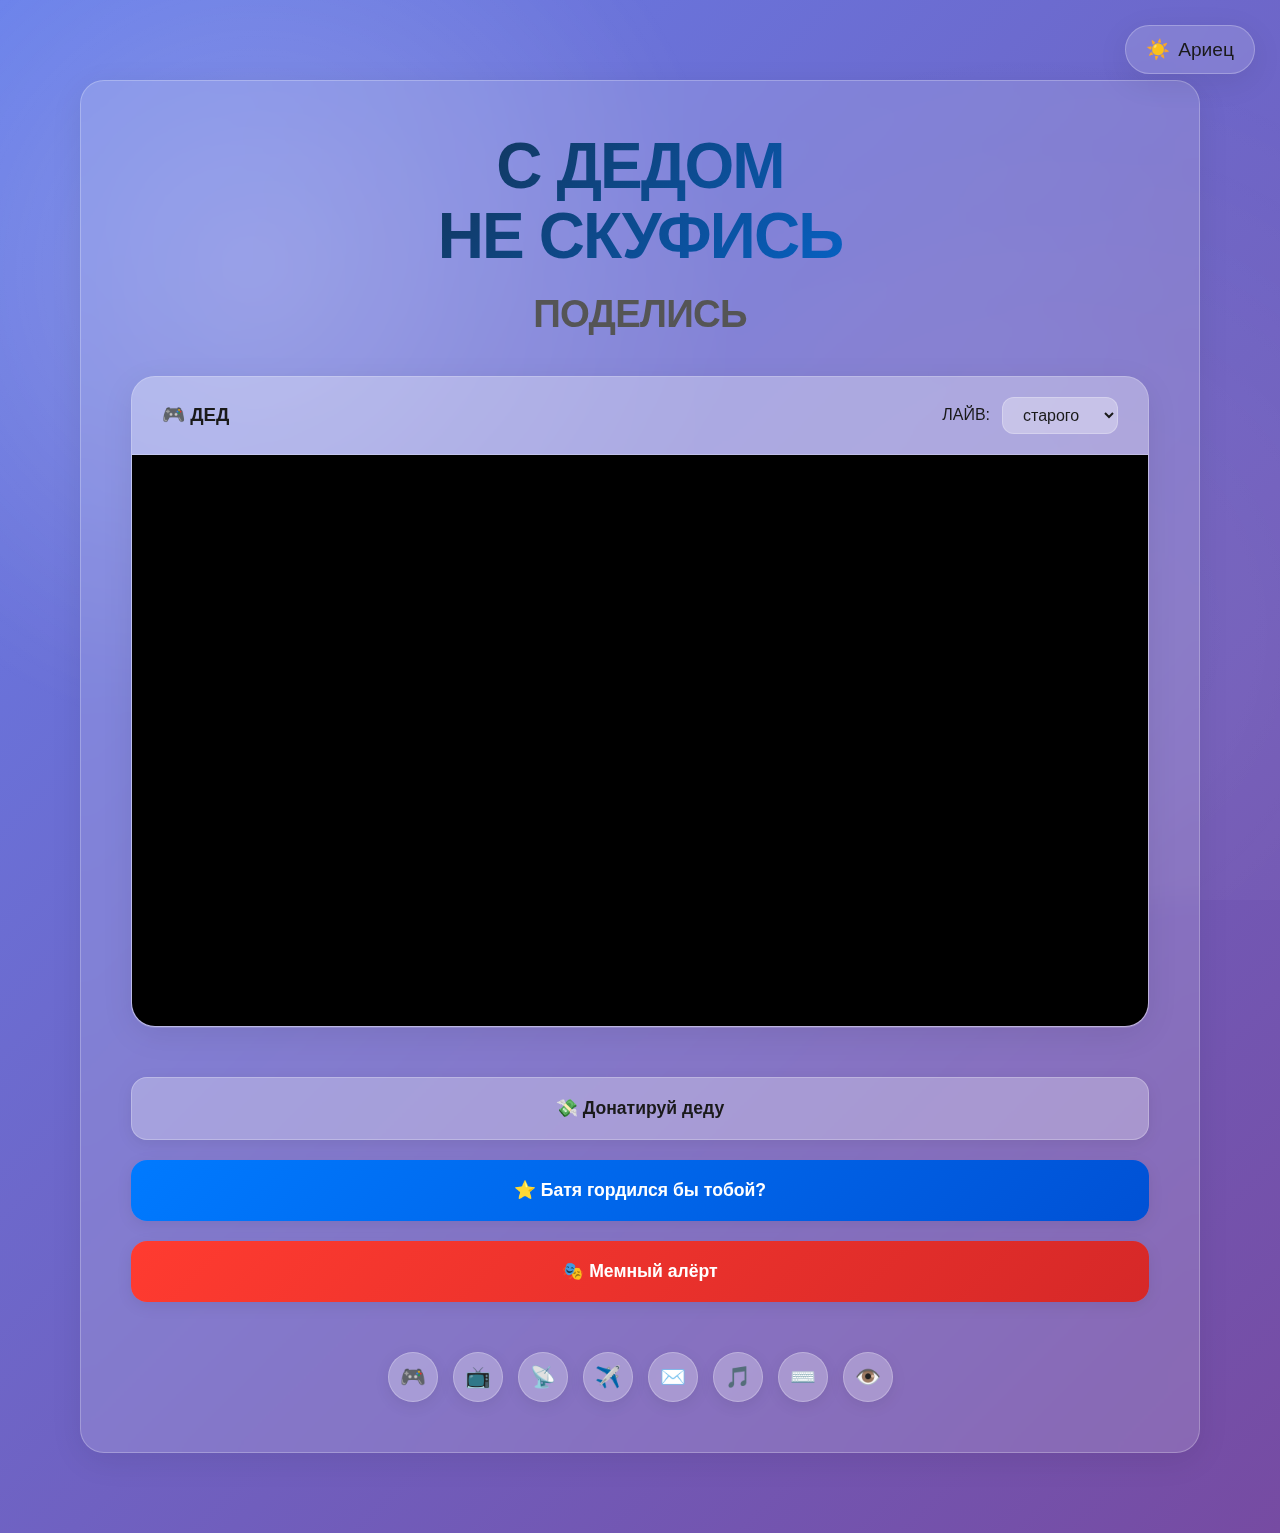
<file: index.html>
<!DOCTYPE html>
<html lang="ru">
<head>
    <meta charset="UTF-8">
    <meta name="viewport" content="width=device-width, initial-scale=1.0">
    <title>Донаты для madKULOLO - поддержи деда на Twitch!</title>
    <meta name="title" content="Донаты для madKULOLO - поддержи деда на Twitch!">
    <meta name="description" content="Поддержи стримера madKULOLO на Twitch! Донаты на жизнь, улучшение контента и хорошее настроение деда. Присоединяйся к кринж-угару!">
    <meta property="og:title" content="Донат для madKULOLO - поддержи деда!">
    <meta property="og:description" content="Поддержи стримера madKULOLO на Twitch! Донаты на жизнь, улучшение контента и хорошее настроение деда. Присоединяйся к кринж-угару!">
    <meta property="og:type" content="website">
    <meta property="og:url" content="https://v2.deduso.su/">
    <meta property="og:image" content="https://v2.deduso.su/images/logo.png">
    <meta name="keywords" content="донат, madKULOLO, Twitch, стрим, поддержка, пожертвование, кринж, угар, переходник, мемы, дед, дедус, донейшн, донейшн алёрт, мемный алёрт, батя гордился бы тобой, поддержи деда, донат на жизнь, донат на контент">
    <meta name="robots" content="index, follow">
    <meta name="author" content="madKULOLO">
    <link rel="icon" href="/images/logo.png" type="image/png">
    <link rel="stylesheet" href="./styles.css">
    <script src="./main.js" defer></script>
</head>
<body>
    <div class="glass-bg"></div>
    <div class="loading" id="loading">
        <div class="loading-text">Загрузка...</div>
    </div>

    <button class="theme-toggle" id="themeToggle">
        <span id="themeIcon">☀️</span>
        <span id="themeText">Ариец</span>
    </button>

    <div class="container">
        <div class="glass-card">
            <h1 id="mainTitle">С ДЕДОМ<br>НЕ СКУФИСЬ</h1>
            <h2 id="mainSubtitle">ПОДЕЛИСЬ</h2>

    
            <div class="player-container">
                <div class="player-header">
                    <h3 id="channelTitle">🎮 ДЕД</h3>
                    <div class="channel-switcher">
                        <label for="channelSelect">ЛАЙВ:</label>
                        <select id="channelSelect">
                            <option value="madkulolo">старого</option>
                            <option value="mrrmaikl">опасной</option>
                        </select>
                    </div>
                </div>
                <div class="player-aspect-ratio">
                    <iframe id="streamPlayer" src="https://stream.deduso.su/b4f30518-04f7-4a78-a3a3-5ce0b836a160.html" frameborder="0" allowfullscreen></iframe>
                </div>
            </div>

            <div class="btn-group" id="btnGroup">
                <a href="https://www.donationalerts.com/r/madkulolo" target="_blank" class="glass-btn danger">
                    <span>💸 Донатируй деду</span>
                </a>
                <a href="https://boosty.to/madkulolo" target="_blank" class="glass-btn primary">
                    <span>⭐ Батя гордился бы тобой?</span>
                </a>
                <a href="https://memealerts.com/madkulolo" target="_blank" class="glass-btn primary">
                    <span>🎭 Мемный алёрт</span>
                </a>
            </div>

            <div class="social-links" id="socialLinks">
                <a href="https://vk.com/kulologame_s" target="_blank" class="social-link" title="VK">🎮</a>
                <a href="https://www.youtube.com/channel/UCVaL-dYvw-xIWv8sogeDylg" target="_blank" class="social-link" title="YouTube">📺</a>
                <a href="https://www.twitch.tv/madkulolo" target="_blank" class="social-link" title="Twitch">📡</a>
                <a href="https://t.me/+tl9RiWcbMVw5NzAy" target="_blank" class="social-link" title="Telegram">✈️</a>
                <a href="mailto:ads@mikhail.one" target="_blank" class="social-link" title="Email">✉️</a>
                <a href="https://www.tiktok.com/@madkulolo" target="_blank" class="social-link" title="TikTok">🎵</a>
                <a href="/commands" class="social-link" title="Команды">⌨️</a>
                <a href="/eyes" class="social-link" title="Узри">👁</a>
            </div>
        </div>
    </div>

    <div class="stream-banner" id="streamBanner">
        <div class="live-dot"></div>
        <a href="https://www.twitch.tv/madkulolo" target="_blank">🔴 Стрим онлайн</a>
        <button class="close-banner" id="closeBannerBtn">✕</button>
    </div>

</body>
</html>
</file>
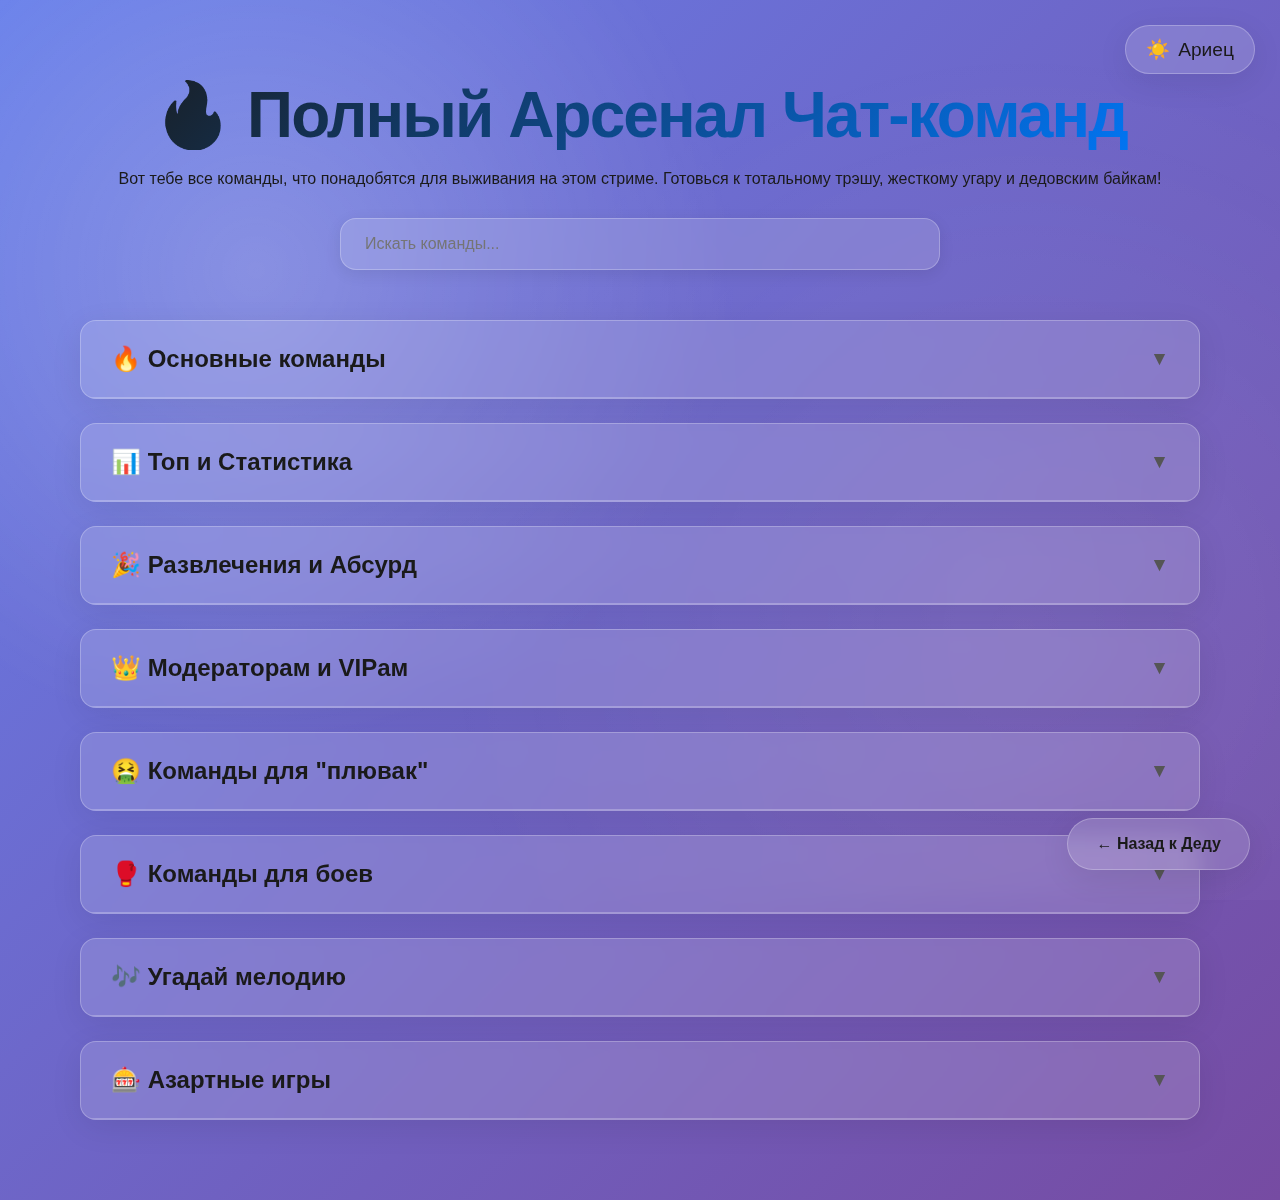
<file: commands.html>
<!DOCTYPE html>
<html lang="ru">
<head>
    <meta charset="UTF-8">
    <meta name="viewport" content="width=device-width, initial-scale=1.0">
    <title>CUMанды чата madKULOLO: полный список, описание, мемы</title>
    <meta name="description" content="Все команды для чата madKULOLO на Twitch: абсурд, мемы, развлечения, донат. Узнай, как поддержать деда и участвовать в угаре!">
    <meta property="og:title" content="Команды чата madKULOLO: полный список, описание, мемы">
    <meta property="og:description" content="Команды для Twitch-чата madKULOLO: мемы, угар, абсурд и поддержка деда. Вступай в кринж!">
    <meta name="keywords" content="команды чата, madKULOLO, Twitch, команды для стрима, список команд, мемы, угар, абсурд">
    <meta name="robots" content="index, follow">
    <meta name="author" content="madKULOLO">
    <link rel="icon" href="/images/logo.png" type="image/png">
    <link rel="stylesheet" href="./styles.css">
    <script src="./main.js" defer></script>
</head>
<body>
    <div class="glass-bg"></div>
    <div class="loading" id="loading">
        <div class="loading-text">Загрузка команд...</div>
    </div>

    <button class="theme-toggle" id="themeToggle">
        <span id="themeIcon">☀️</span>
        <span id="themeText">Ариец</span>
    </button>

    <div class="copied-notification" id="copiedNotification">
        ✓ Команда скопирована
    </div>

    <div class="container">
        <div class="header">
            <h1>🔥 Полный Арсенал Чат-команд</h1>
            <p class="subtitle">
                Вот тебе все команды, что понадобятся для выживания на этом стриме. 
                Готовься к тотальному трэшу, жесткому угару и дедовским байкам!
            </p>
        </div>
        <input type="text" class="search-box" id="searchBox" placeholder="Искать команды...">

        <div class="commands-grid" id="commandsGrid">
            <div class="command-category">
                <div class="category-header">
                    <div class="category-title">🔥 Основные команды</div>
                    <div class="expand-icon">▼</div>
                </div>
                <div class="command-list">
                    <ul>
                        <li><span class="command" data-cmd="!тг">!тг</span> — 📨 Заходи в наш Телеграм-угарник! Там дед расскажет, как правильно плевать в глаз судьбе и не промахнуться!</li>
                        <li><span class="command" data-cmd="!ип">!ип</span> — 🕵️‍♂️ Хочешь ворваться на сервер, как настоящий шпион? Получи инструкцию и не запутайся в собственных шнурках!</li>
                        <li><span class="command" data-cmd="!дон">!дон</span> — 💸 Подкинь деду на его последний забег по старости. Печень уже не та, зато юмор всё ещё на уровне!</li>
                        <li><span class="command" data-cmd="!др 15 05">!др дата месяц</span> — 🎉 Забудь про календарь! Укажи дату (Например: <strong>!др 15 05</strong> для поздравления с днем рождения 15 мая), и дед вспомнит, кто из друзей стал старше на год.</li>
                    </ul>
                </div>
            </div>

            <div class="command-category">
                <div class="category-header">
                    <div class="category-title">📊 Топ и Статистика</div>
                    <div class="expand-icon">▼</div>
                </div>
                <div class="command-list">
                    <ul>
                        <li><span class="command" data-cmd="!топ">!топ</span> — 🏆 ТОП донатеров, которые доказали, что готовы сливать деньги в эту яму бесконечного веселья!</li>
                        <li><span class="command" data-cmd="!топ дед">!топ дед</span> — 💰 Список тех, кто собрал больше "ДЕД-coin", чем на своих алиментах.</li>
                        <li><span class="command" data-cmd="!топ угадайка">!топ угадайка</span> — 🎧 Десятка самых меломанестых угадайщиков треков с двух нот.</li>
                        <li><span class="command" data-cmd="!смс">!смс</span> — 📊 Узнай, сколько раз ты открывал рот в этом чате, пока остальные молча остывали.</li>
                        <li><span class="command" data-cmd="!смс @ник">!смс @ник</span> — 🤡 Посмотри, сколько сообщений твоего "друга", прежде чем его вынесли из чата ногами вперед.</li>
                        <li><span class="command" data-cmd="!watchtime">!watchtime</span> — ⏳ Узнай, сколько драгоценного времени твоей жизни ты уже потратил на этот стрим.</li>
                        <li><span class="command" data-cmd="!followage">!followage</span> — 📅 Узнай, сколько времени ты уже терпишь дедовские выходки.</li>
                        <li><span class="command" data-cmd="!дед-coin">!дед-coin</span> — 💸 Проверь, сколько виртуальных фантиков ты накопил.</li>
                    </ul>
                </div>
            </div>

            <div class="command-category">
                <div class="category-header">
                    <div class="category-title">🎉 Развлечения и Абсурд</div>
                    <div class="expand-icon">▼</div>
                </div>
                <div class="command-list">
                    <ul>
                        <li><span class="command" data-cmd="!трек">!трек</span> — 🎵 Узнай, под какую музыку дед сейчас танцует свой последний вальс.</li>
                        <li><span class="command" data-cmd="!бутылка">!бутылка</span> — 🍾 Испытай свои нервы: присесть на бутылку? Говорят, выживают только самые стойкие.</li>
                        <li><span class="command" data-cmd="!писюн">!писюн</span> — 📏 Замерь свою "гордость". Дед уверен, что она всё равно меньше его.</li>
                        <li><span class="command" data-cmd="!ауф">!ауф</span> — 🐺 Крикни "АУФ" как волк на луне, но не превращайся в токсичного собрата.</li>
                        <li><span class="command" data-cmd="!хай">!хай</span> — 🖖🏽 Случайным образом ты поздаровкаешься с кем-то из чата</li>
                        <li><span class="command" data-cmd="!клип">!клип</span> — 📹 Запиши момент, когда дед точно не прав, чтобы потом смеяться над этим до конца своих дней.</li>
                        <li><span class="command" data-cmd="!onlyfans">!onlyfans</span> — 🔞 Доступ к контенту деда, который не для слабонервных и требует отдельного психотерапевта.</li>
                        <li><span class="command" data-cmd="!трусы">!трусы</span> — 🩲 Открой великую тайну, что дед носит под своими штанами... или не носит вовсе?</li>
                        <li><span class="command" data-cmd="!sex">!sex</span> — 🍑 Да начнется жаркое трахен-трахен! Готовься к веселью и безумству с случайным партнёром из чата.</li>
                    </ul>
                </div>
            </div>

            <div class="command-category">
                <div class="category-header">
                    <div class="category-title">👑 Модераторам и VIPам</div>
                    <div class="expand-icon">▼</div>
                </div>
                <div class="command-list">
                    <ul>
                        <li><span class="command" data-cmd="!паста">!паста</span> — 🥖 Спамь чат своей уникальной пастой. Пусть все знают, что ты настоящий "хлебушек" этого чата!</li>
                        <li><span class="command" data-cmd="!скип">!скип</span> — ⏭ Коль отвратен тебе звук, трек ты скипай если друк!</li>
                        <li><span class="command" data-cmd="!бонус">!бонус</span> — 🎁 Ежедневный бонус для особенных участников дедова позора!</li>
                    </ul>
                </div>
            </div>

            <div class="command-category">
                <div class="category-header">
                    <div class="category-title">🤮 Команды для "плювак"</div>
                    <div class="expand-icon">▼</div>
                </div>
                <div class="command-list">
                    <ul>
                        <li><span class="command" data-cmd="!хатьпфу я">!хатьпфу я</span> — 🤢 Узнай, сколько раз ты плюнул, как старый добрый верблюд в пустыне.</li>
                        <li><span class="command" data-cmd="!хатьпфу они">!хатьпфу они</span> — 🤧 Посчитай, сколько раз в тебя попали — твои "друзья" явно знают свое дело!</li>
                        <li><span class="command" data-cmd="!топ хатьпфу">!топ хатьпфу</span> — 🏅 Узнай, кто в чате король плевков, чемпион мира по меткости в лицо.</li>
                        <li><span class="command" data-cmd="!хатьпфу @ник">!хатьпфу @ник</span> — 🎯 Плюнь в оппонента и покажи, что твоя слюна летит быстрее, чем его мысли!</li>
                    </ul>
                </div>
            </div>

            <div class="command-category">
                <div class="category-header">
                    <div class="category-title">🥊 Команды для боев</div>
                    <div class="expand-icon">▼</div>
                </div>
                <div class="command-list">
                    <ul>
                        <li><span class="command" data-cmd="!бой">!бой</span> — ⚔️ Вызови на бой и узнай, кто в чате самый агрессивный пенсионер!</li>
                        <li><span class="command" data-cmd="!бой @ник ставка">!бой @ник ставка</span> — 💥 Устрой дуэль за "ДЕД-coin". Победитель получает всё... ну или ничего, как всегда.</li>
                        <li><span class="command" data-cmd="!принять">!принять</span> — 💢 Прими вызов, подними кулаки и не забудь... ты, возможно, не доживешь до конца стрима.</li>
                        <li><span class="command" data-cmd="!отклонить">!отклонить</span> — 😢 Скажи "нет" бою, сохрани лицо (и, возможно, зубы с дед-coin-ами).</li>
                    </ul>
                </div>
            </div>

            <div class="command-category">
                <div class="category-header">
                    <div class="category-title">🎶 Угадай мелодию</div>
                    <div class="expand-icon">▼</div>
                </div>
                <div class="command-list">
                    <ul>
                        <li><span class="command" data-cmd="!угадайка">!угадайка</span> — 🎧 Эта команда доступна только в момент, когда дед отходит пописять. Начни игру, где можно угадать трек с двух нот и стать настоящим меломаном!</li>
                    </ul>
                </div>
            </div>

            <div class="command-category">
                <div class="category-header">
                    <div class="category-title">🎰 Азартные игры</div>
                    <div class="expand-icon">▼</div>
                </div>
                <div class="command-list">
                    <ul>
                        <li><span class="command" data-cmd="!слот ставка">!слот ставка</span> — 🎰 Поставь свои "ДЕД-coin" и верь в чудо! Выбей больше 55, но помни — это прямой путь к разорению!</li>
                        <li><span class="command" data-cmd="!слот банк">!слот банк</span> — 💰 Проверь, сколько "ДЕД-coin" накопилось в джекпоте банка!</li>
                    </ul>
                </div>
            </div>
        </div>
    </div>

    <div class="stream-banner" id="streamBanner">
        <div class="live-dot"></div>
        <a href="https://www.twitch.tv/madkulolo" target="_blank">🔴 дед онлайн</a>
        <button class="close-banner" id="closeBannerBtn">✕</button>
    </div>

    <a href="/" class="back-btn" id="backBtn">
        <span id="backText">← Назад к Деду</span>
    </a>

</body>
</html>
</file>
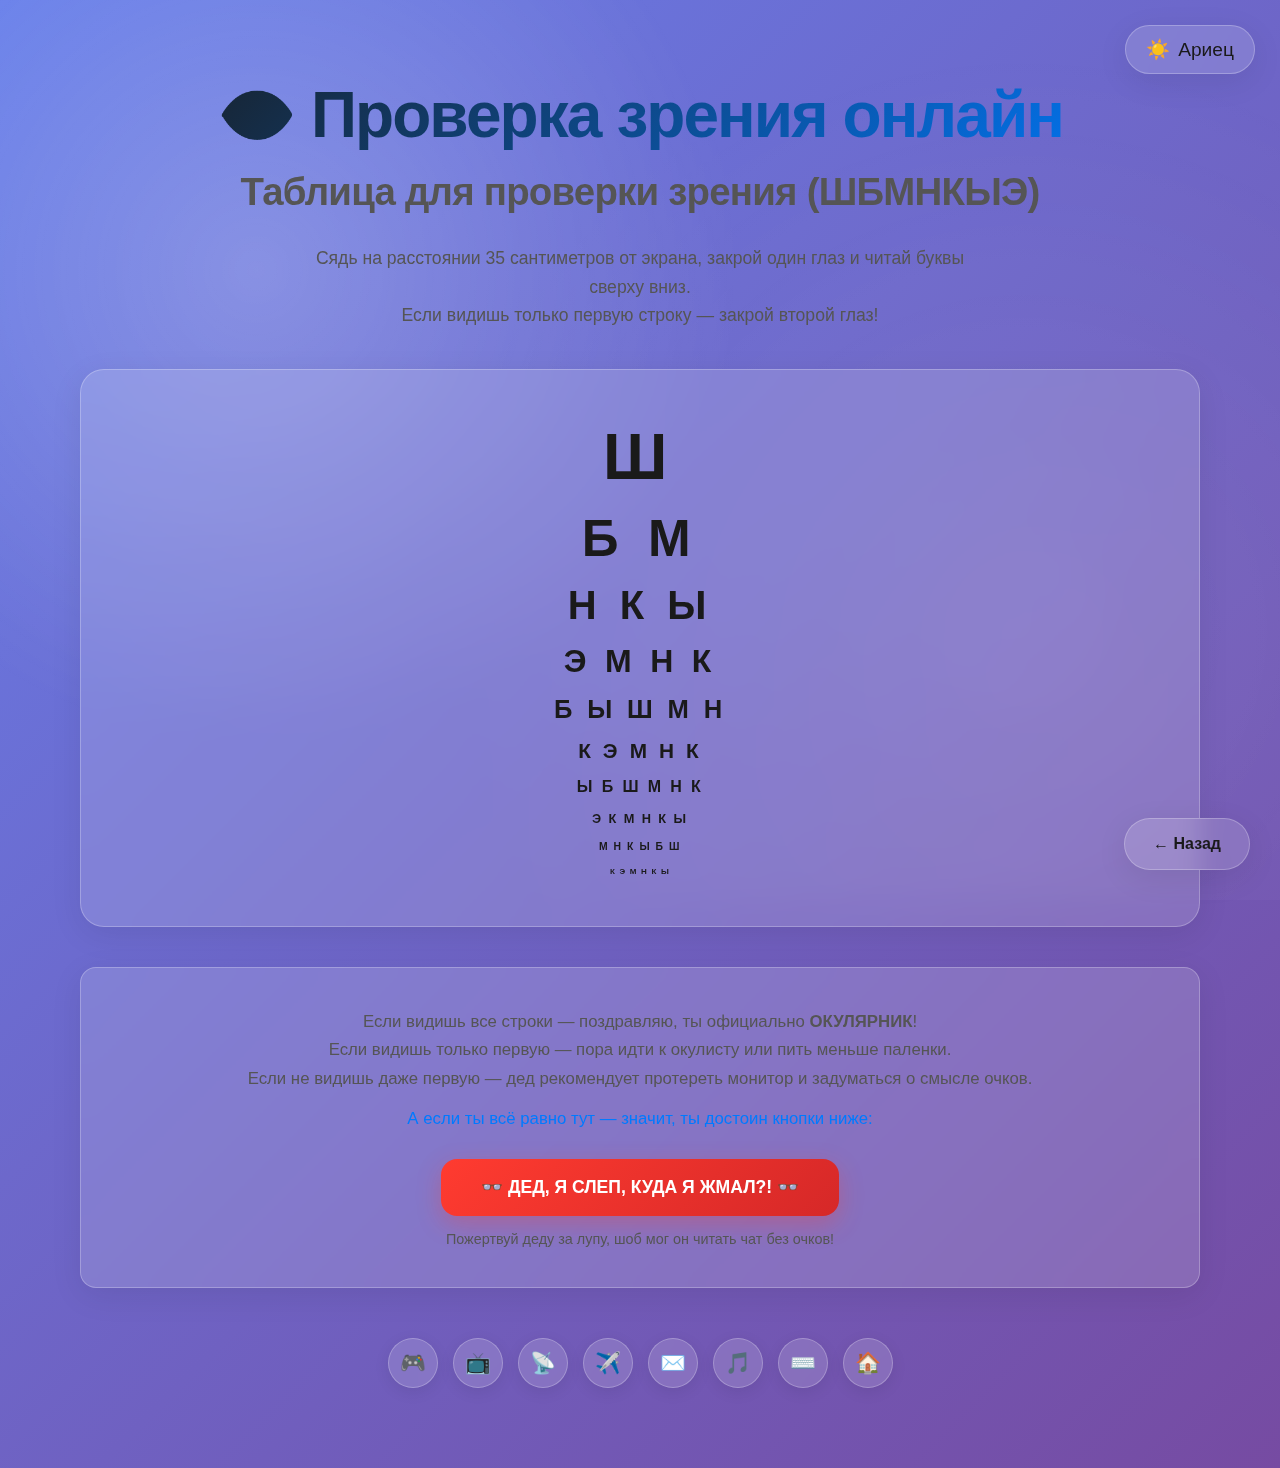
<file: eyes.html>
<!DOCTYPE html>
<html lang="ru">
<head>
    <meta charset="UTF-8">
    <meta name="viewport" content="width=device-width, initial-scale=1.0">
    <title>Проверка зрения онлайн — Таблица madKULOLO</title>
    <meta name="description" content="Проверь зрение онлайн по классической таблице (ШБМНКЫЭ) как в глазных клиниках. Поддержи деда и не перепутай буквы!">
    <meta property="og:title" content="Проверка зрения онлайн — Таблица madKULOLO">
    <meta property="og:description" content="Проверь зрение онлайн по классической таблице (ШБМНКЫЭ) как в глазных клиниках.">
    <meta property="og:type" content="website">
    <meta property="og:url" content="https://v2.deduso.su/eye-test">
    <meta property="og:image" content="https://v2.deduso.su/images/logo.png">
    <meta name="keywords" content="проверка зрения, таблица, ШБМНКЫЭ, madKULOLO, офтальмология, онлайн, глаза, буквы">
    <meta name="robots" content="index, follow">
    <meta name="author" content="madKULOLO">
    <link rel="icon" href="/images/logo.png" type="image/png">
    <link rel="stylesheet" href="./styles.css">
    <script src="./main.js" defer></script>
</head>
<body>
    <div class="glass-bg"></div>
    <div class="loading" id="loading">
        <div class="loading-text">Загрузка...</div>
    </div>

    <button class="theme-toggle" id="themeToggle">
        <span id="themeIcon">☀️</span>
        <span id="themeText">Ариец</span>
    </button>

    <div class="container">
        <h1>👁️ Проверка зрения онлайн</h1>
        <h2>Таблица для проверки зрения (ШБМНКЫЭ)</h2>

        <p class="instruction">
            Сядь на расстоянии 35 сантиметров от экрана, закрой один глаз и читай буквы сверху вниз.<br>
            Если видишь только первую строку — закрой второй глаз!
        </p>

        <div class="eye-chart-container">
            <div class="eye-table">
                <div class="eye-row eye-row-1">Ш</div>
                <div class="eye-row eye-row-2">Б М</div>
                <div class="eye-row eye-row-3">Н К Ы</div>
                <div class="eye-row eye-row-4">Э М Н К</div>
                <div class="eye-row eye-row-5">Б Ы Ш М Н</div>
                <div class="eye-row eye-row-6">К Э М Н К</div>
                <div class="eye-row eye-row-7">Ы Б Ш М Н К</div>
                <div class="eye-row eye-row-8">Э К М Н К Ы</div>
                <div class="eye-row eye-row-9">М Н К Ы Б Ш</div>
                <div class="eye-row eye-row-10">К Э М Н К Ы</div>
            </div>
        </div>

        <div class="donate-section">
            <div class="donate-text">
                <div class="donate-text-main">
                    Если видишь все строки — поздравляю, ты официально <strong>ОКУЛЯРНИК</strong>!<br>
                    Если видишь только первую — пора идти к окулисту или пить меньше паленки.<br>
                    Если не видишь даже первую — дед рекомендует протереть монитор и задуматься о смысле очков.
                </div>
                <div class="donate-text-highlight">
                    А если ты всё равно тут — значит, ты достоин кнопки ниже:
                </div>
            </div>
            <a href="https://www.donationalerts.com/r/madkulolo" target="_blank" class="donate-btn">
                👓 ДЕД, Я СЛЕП, КУДА Я ЖМАЛ?! 👓
            </a>
            <div class="donate-text-footer">
                Пожертвуй деду за лупу, шоб мог он читать чат без очков!
            </div>
        </div>

        <div class="social-links">
            <a href="https://vk.com/kulologame_s" target="_blank" class="social-link" title="VK">🎮</a>
            <a href="https://www.youtube.com/channel/UCVaL-dYvw-xIWv8sogeDylg" target="_blank" class="social-link" title="YouTube">📺</a>
            <a href="https://www.twitch.tv/madkulolo" target="_blank" class="social-link" title="Twitch">📡</a>
            <a href="https://t.me/+tl9RiWcbMVw5NzAy" target="_blank" class="social-link" title="Telegram">✈️</a>
            <a href="mailto:ads@mikhail.one" target="_blank" class="social-link" title="Email">✉️</a>
            <a href="https://www.tiktok.com/@madkulolo" target="_blank" class="social-link" title="TikTok">🎵</a>
            <a href="/glass/commands.html" class="social-link" title="Команды">⌨️</a>
            <a href="/glass/index.html" class="social-link" title="Главная">🏠</a>
        </div>
    </div>

    <a href="/glass/index.html" class="back-btn">
        ← Назад
    </a>

</body>
</html>
</file>
<file: styles.css>
* {
    margin: 0;
    padding: 0;
    box-sizing: border-box;
}

:root {

    --glass-bg-light: rgba(255, 255, 255, 0.15);
    --glass-border-light: rgba(255, 255, 255, 0.25);
    --glass-shadow-light: rgba(0, 0, 0, 0.08);
    --glass-highlight-light: rgba(255, 255, 255, 0.3);
    --glass-reflection-light: rgba(255, 255, 255, 0.1);
    --text-primary-light: #1a1a1a;
    --text-secondary-light: #555555;
    --accent-primary-light: #007aff;
    --accent-secondary-light: #34c759;
    --danger-light: #ff3b30;
    

    --glass-bg-dark: rgba(30, 30, 40, 0.2);
    --glass-border-dark: rgba(100, 100, 120, 0.25);
    --glass-shadow-dark: rgba(0, 0, 0, 0.25);
    --glass-highlight-dark: rgba(255, 255, 255, 0.15);
    --glass-reflection-dark: rgba(255, 255, 255, 0.05);
    --text-primary-dark: #f0f0f0;
    --text-secondary-dark: #a0a0a0;
    --accent-primary-dark: #0a84ff;
    --accent-secondary-dark: #30d158;
    --danger-dark: #ff453a;
    

    --glass-bg: var(--glass-bg-light);
    --glass-border: var(--glass-border-light);
    --glass-shadow: var(--glass-shadow-light);
    --glass-highlight: var(--glass-highlight-light);
    --glass-reflection: var(--glass-reflection-light);
    --text-primary: var(--text-primary-light);
    --text-secondary: var(--text-secondary-light);
    --accent-primary: var(--accent-primary-light);
    --accent-secondary: var(--accent-secondary-light);
    --danger: var(--danger-light);
    

    --backdrop-blur: 12px;
    --border-radius-lg: 24px;
    --border-radius-md: 16px;
    --border-radius-sm: 12px;
    --transition-standard: all 0.3s cubic-bezier(0.4, 0, 0.2, 1);
    --transition-ease: all 0.4s ease;
    --z-index-dropdown: 1000;
    --z-index-sticky: 1020;
    --z-index-fixed: 1030;
    --z-index-modal: 1050;
    --z-index-popover: 1070;
    --z-index-tooltip: 1080;
}

[data-theme="dark"] {
    --glass-bg: var(--glass-bg-dark);
    --glass-border: var(--glass-border-dark);
    --glass-shadow: var(--glass-shadow-dark);
    --glass-highlight: var(--glass-highlight-dark);
    --glass-reflection: var(--glass-reflection-dark);
    --text-primary: var(--text-primary-dark);
    --text-secondary: var(--text-secondary-dark);
    --accent-primary: var(--accent-primary-dark);
    --accent-secondary: var(--accent-secondary-dark);
    --danger: var(--danger-dark);
}


body {
    font-family: -apple-system, BlinkMacSystemFont, 'Segoe UI', Roboto, Oxygen, Ubuntu, Cantarell, sans-serif;
    background: linear-gradient(135deg, #667eea 0%, #764ba2 100%);
    color: var(--text-primary);
    min-height: 100vh;
    overflow-x: hidden;
    transition: var(--transition-ease);
}

[data-theme="dark"] body {
    background: linear-gradient(135deg, #0f0c29 0%, #302b63 50%, #24243e 100%);
}

.glass-bg {
    position: fixed;
    inset: 0;
    background: radial-gradient(circle at 20% 30%, var(--glass-highlight) 0%, transparent 40%),
                radial-gradient(circle at 80% 70%, var(--glass-reflection) 0%, transparent 50%);
    pointer-events: none;
    z-index: 0;
    opacity: 0.7;
    transition: var(--transition-ease);
}


.theme-toggle {
    position: fixed;
    top: 25px;
    right: 25px;
    z-index: var(--z-index-fixed);
    background: var(--glass-bg);
    backdrop-filter: blur(var(--backdrop-blur));
    -webkit-backdrop-filter: blur(var(--backdrop-blur));
    border: 1px solid var(--glass-border);
    border-radius: 50px;
    padding: 12px 20px;
    cursor: pointer;
    transition: var(--transition-standard);
    box-shadow: 0 8px 32px var(--glass-shadow);
    color: var(--text-primary);
    font-size: 1.2rem;
    display: flex;
    align-items: center;
    gap: 8px;
}

.theme-toggle:hover {
    transform: translateY(-2px);
    box-shadow: 0 12px 40px var(--glass-shadow);
    background: rgba(255, 255, 255, 0.2);
}

[data-theme="dark"] .theme-toggle:hover {
    background: rgba(100, 100, 120, 0.3);
}


.container {
    position: relative;
    max-width: 1200px;
    margin: 0 auto;
    padding: 80px 40px;
    z-index: 1;
}


.glass-card {
    background: var(--glass-bg);
    backdrop-filter: blur(var(--backdrop-blur));
    -webkit-backdrop-filter: blur(var(--backdrop-blur));
    border: 1px solid var(--glass-border);
    border-radius: var(--border-radius-lg);
    padding: 50px;
    box-shadow: 0 8px 32px var(--glass-shadow);
    transition: var(--transition-standard);
    position: relative;
    overflow: hidden;
}

.glass-card::before {
    content: '';
    position: absolute;
    top: 0;
    left: 0;
    right: 0;
    height: 1px;
    background: linear-gradient(90deg, transparent, var(--glass-highlight), transparent);
    opacity: 0;
    transition: opacity 0.3s ease;
}

.glass-card:hover::before {
    opacity: 1;
}

.glass-card:hover {
    transform: translateY(-4px);
    box-shadow: 0 16px 48px var(--glass-shadow);
}


h1 {
    font-size: clamp(2rem, 5vw, 4rem);
    font-weight: 800;
    letter-spacing: -0.03em;
    line-height: 1.1;
    margin-bottom: 20px;
    text-align: center;
    background: linear-gradient(135deg, var(--text-primary) 0%, var(--accent-primary) 100%);
    -webkit-background-clip: text;
    -webkit-text-fill-color: transparent;
    background-clip: text;
}

h2 {
    font-size: clamp(1.5rem, 3vw, 2.5rem);
    font-weight: 700;
    letter-spacing: -0.02em;
    margin-bottom: 30px;
    text-align: center;
    color: var(--text-secondary);
}


.player-container {
    background: var(--glass-bg);
    backdrop-filter: blur(var(--backdrop-blur));
    -webkit-backdrop-filter: blur(var(--backdrop-blur));
    border: 1px solid var(--glass-border);
    border-radius: var(--border-radius-lg);
    overflow: hidden;
    box-shadow: 0 8px 32px var(--glass-shadow);
    transition: var(--transition-standard);
    margin: 40px 0;
    position: relative;
}

.player-container:hover {
    transform: translateY(-2px);
    box-shadow: 0 12px 40px var(--glass-shadow);
}

.player-header {
    padding: 20px 30px;
    border-bottom: 1px solid var(--glass-border);
    display: flex;
    justify-content: space-between;
    align-items: center;
    background: rgba(255, 255, 255, 0.05);
}

.channel-switcher {
    display: flex;
    align-items: center;
    gap: 12px;
}

.channel-switcher select {
    background: var(--glass-bg);
    backdrop-filter: blur(calc(var(--backdrop-blur) / 2));
    border: 1px solid var(--glass-border);
    border-radius: var(--border-radius-sm);
    padding: 8px 16px;
    color: var(--text-primary);
    font-size: 1rem;
    cursor: pointer;
    transition: var(--transition-standard);
}

.channel-switcher select:focus {
    outline: none;
    border-color: var(--accent-primary);
    box-shadow: 0 0 0 3px rgba(0, 122, 255, 0.1);
}

.player-aspect-ratio {
    position: relative;
    width: 100%;
    padding-bottom: 56.25%;
    overflow: hidden;
    overflow-x: hidden;
    overflow-y: hidden;
    background: #000;
    scrollbar-width: none;
    -ms-overflow-style: none;
    overscroll-behavior: contain;
}

.player-aspect-ratio::-webkit-scrollbar {
    display: none;
    width: 0 !important;
    height: 0 !important;
}

.player-aspect-ratio iframe {
    position: absolute;
    top: 0;
    left: 0;
    width: 100%;
    height: 100%;
    border: none;
    display: block;
    overflow: hidden;
    overflow-x: hidden;
    overflow-y: hidden;
    scrollbar-width: none;
    -ms-overflow-style: none;
    transform: translateZ(0);
    -webkit-transform: translateZ(0);
    will-change: transform;
    overscroll-behavior: contain;
}

.player-aspect-ratio iframe::-webkit-scrollbar {
    display: none;
    width: 0 !important;
    height: 0 !important;
}

.player-aspect-ratio iframe body,
.player-aspect-ratio iframe html {
    overflow: hidden !important;
    overflow-x: hidden !important;
    overflow-y: hidden !important;
    margin: 0 !important;
    padding: 0 !important;
    height: 100%;
    width: 100%;
    position: relative;
    overscroll-behavior: contain;
}

.player-aspect-ratio iframe .video-js,
.player-aspect-ratio iframe .vjs-tech,
.player-aspect-ratio iframe .vjs-poster {
    overflow: hidden !important;
    overflow-x: hidden !important;
    overflow-y: hidden !important;
    width: 100% !important;
    height: 100% !important;
    max-width: 100% !important;
    max-height: 100% !important;
    min-width: 100% !important;
    min-height: 100% !important;
}

.video-js {
    width: 100% !important;
    height: 100% !important;
    position: relative !important;
    overflow: hidden !important;
}

.vjs-public {
    width: 100% !important;
    height: 100% !important;
    position: relative !important;
    overflow: hidden !important;
}

.vjs-tech {
    width: 100% !important;
    height: 100% !important;
    position: absolute !important;
    top: 0 !important;
    left: 0 !important;
    overflow: hidden !important;
}


.video-js .vjs-poster,
.video-js video {
    width: 100% !important;
    height: 100% !important;
    object-fit: cover !important;
    position: absolute !important;
    top: 0 !important;
    left: 0 !important;
}


.player-aspect-ratio *,
.player-aspect-ratio iframe *,
.player-aspect-ratio iframe body *,
.player-aspect-ratio iframe html * {
    overflow: hidden !important;
    overflow-x: hidden !important;
    overflow-y: hidden !important;
    scrollbar-width: none !important;
    -ms-overflow-style: none !important;
    overscroll-behavior: contain !important;
    max-width: 100% !important;
    max-height: 100% !important;
}

.player-aspect-ratio *::-webkit-scrollbar,
.player-aspect-ratio iframe *::-webkit-scrollbar,
.player-aspect-ratio iframe body *::-webkit-scrollbar,
.player-aspect-ratio iframe html *::-webkit-scrollbar {
    display: none !important;
    width: 0 !important;
    height: 0 !important;
}

.player-aspect-ratio iframe,
.player-aspect-ratio iframe body,
.player-aspect-ratio iframe html {
    margin: 0 !important;
    padding: 0 !important;
    overflow: hidden !important;
    overflow-x: hidden !important;
    overflow-y: hidden !important;
    scrollbar-width: none !important;
    -ms-overflow-style: none !important;
    height: 100% !important;
    width: 100% !important;
    max-width: 100% !important;
    max-height: 100% !important;
    min-width: 100% !important;
    min-height: 100% !important;
    overscroll-behavior: contain !important;
}

.player-aspect-ratio iframe::-webkit-scrollbar,
.player-aspect-ratio iframe body::-webkit-scrollbar,
.player-aspect-ratio iframe html::-webkit-scrollbar {
    display: none !important;
    width: 0 !important;
    height: 0 !important;
}

.player-aspect-ratio {
    scrollbar-width: none;
    -ms-overflow-style: none;
    overscroll-behavior: contain;
}

.player-aspect-ratio::-webkit-scrollbar {
    width: 0 !important;
    height: 0 !important;
    display: none !important;
    height: 0 !important;
    display: none !important;
}


.btn-group {
    display: flex;
    flex-direction: column;
    gap: 20px;
    margin: 50px 0;
}

.glass-btn {
    background: var(--glass-bg);
    backdrop-filter: blur(var(--backdrop-blur));
    -webkit-backdrop-filter: blur(var(--backdrop-blur));
    border: 1px solid var(--glass-border);
    border-radius: var(--border-radius-md);
    padding: 20px 40px;
    font-size: 1.1rem;
    font-weight: 600;
    color: var(--text-primary);
    text-decoration: none;
    text-align: center;
    cursor: pointer;
    transition: var(--transition-standard);
    position: relative;
    overflow: hidden;
    box-shadow: 0 4px 16px var(--glass-shadow);
    display: flex;
    align-items: center;
    justify-content: center;
    gap: 12px;
}

.glass-btn::before {
    content: '';
    position: absolute;
    top: 50%;
    left: 50%;
    width: 0;
    height: 0;
    border-radius: 50%;
    background: var(--glass-highlight);
    transform: translate(-50%, -50%);
    transition: width 0.6s ease, height 0.6s ease;
    opacity: 0;
}

.glass-btn:hover::before {
    width: 400px;
    height: 400px;
    opacity: 0.3;
}

.glass-btn:hover {
    transform: translateY(-2px);
    box-shadow: 0 8px 24px var(--glass-shadow);
    border-color: rgba(255, 255, 255, 0.4);
}

.glass-btn.primary {
    background: linear-gradient(135deg, var(--accent-primary), #0051d5);
    color: white;
    border: none;
}

.glass-btn.danger {
    background: linear-gradient(135deg, var(--danger), #d62828);
    color: white;
    border: none;
}

.glass-btn span {
    position: relative;
    z-index: 1;
}


.social-links {
    display: flex;
    justify-content: center;
    gap: 15px;
    margin-top: 50px;
    flex-wrap: wrap;
}

.social-link {
    width: 50px;
    height: 50px;
    display: flex;
    align-items: center;
    justify-content: center;
    background: var(--glass-bg);
    backdrop-filter: blur(var(--backdrop-blur));
    -webkit-backdrop-filter: blur(var(--backdrop-blur));
    border: 1px solid var(--glass-border);
    border-radius: 50%;
    color: var(--text-primary);
    text-decoration: none;
    font-size: 1.3rem;
    transition: var(--transition-standard);
    box-shadow: 0 4px 16px var(--glass-shadow);
}

.social-link:hover {
    transform: translateY(-4px) scale(1.1);
    box-shadow: 0 8px 24px var(--glass-shadow);
    background: rgba(255, 255, 255, 0.2);
}

[data-theme="dark"] .social-link:hover {
    background: rgba(100, 100, 120, 0.3);
}


.stream-banner {
    position: fixed;
    bottom: 30px;
    right: 30px;
    background: var(--glass-bg);
    backdrop-filter: blur(var(--backdrop-blur));
    -webkit-backdrop-filter: blur(var(--backdrop-blur));
    border: 1px solid var(--glass-border);
    border-radius: var(--border-radius-md);
    padding: 16px 24px;
    box-shadow: 0 8px 32px var(--glass-shadow);
    display: none;
    align-items: center;
    gap: 12px;
    z-index: var(--z-index-fixed);
    animation: slideIn 0.5s ease;
}

@keyframes slideIn {
    from {
        transform: translateX(400px);
        opacity: 0;
    }
    to {
        transform: translateX(0);
        opacity: 1;
    }
}

.stream-banner.active {
    display: flex;
}

.live-dot {
    width: 8px;
    height: 8px;
    background: var(--danger);
    border-radius: 50%;
    animation: pulse 2s infinite;
}

@keyframes pulse {
    0%, 100% {
        opacity: 1;
        transform: scale(1);
    }
    50% {
        opacity: 0.5;
        transform: scale(1.2);
    }
}

.stream-banner a {
    color: var(--text-primary);
    text-decoration: none;
    font-weight: 600;
    font-size: 0.95rem;
}

.close-banner {
    background: none;
    border: none;
    color: var(--text-secondary);
    cursor: pointer;
    font-size: 1.2rem;
    padding: 0 0 0 12px;
    transition: color 0.2s ease;
}

.close-banner:hover {
    color: var(--text-primary);
}


.loading {
    position: fixed;
    inset: 0;
    background: linear-gradient(135deg, #667eea 0%, #764ba2 100%);
    display: flex;
    align-items: center;
    justify-content: center;
    z-index: 9999;
    transition: opacity 0.5s ease;
}

[data-theme="dark"] .loading {
    background: linear-gradient(135deg, #0f0c29 0%, #302b63 50%, #24243e 100%);
}

.loading.hidden {
    opacity: 0;
    pointer-events: none;
}

.loading-text {
    font-size: 1.5rem;
    font-weight: 600;
    color: white;
    animation: fadeInOut 1.5s infinite;
}

@keyframes fadeInOut {
    0%, 100% { opacity: 0.5; }
    50% { opacity: 1; }
}


.commands-grid {
    display: grid;
    gap: 24px;
    margin-top: 50px;
}

.command-category {
    background: var(--glass-bg);
    backdrop-filter: blur(var(--backdrop-blur));
    -webkit-backdrop-filter: blur(var(--backdrop-blur));
    border: 1px solid var(--glass-border);
    border-radius: var(--border-radius-md);
    overflow: hidden;
    box-shadow: 0 8px 32px var(--glass-shadow);
    transition: var(--transition-standard);
}

.command-category:hover {
    transform: translateY(-2px);
    box-shadow: 0 12px 40px var(--glass-shadow);
}

.category-header {
    padding: 24px 30px;
    cursor: pointer;
    display: flex;
    justify-content: space-between;
    align-items: center;
    transition: all 0.3s ease;
    border-bottom: 1px solid var(--glass-border);
}

.category-header:hover {
    background: rgba(255, 255, 255, 0.03);
}

.category-title {
    font-size: 1.5rem;
    font-weight: 600;
    color: var(--text-primary);
    display: flex;
    align-items: center;
    gap: 12px;
}

.expand-icon {
    font-size: 1.2rem;
    transition: transform 0.3s ease;
    color: var(--text-secondary);
}

.command-category.expanded .expand-icon {
    transform: rotate(180deg);
}

.command-list {
    max-height: 0;
    overflow: hidden;
    transition: max-height 0.4s cubic-bezier(0.4, 0, 0.2, 1);
}

.command-category.expanded .command-list {
    max-height: 3000px;
}

.command-list ul {
    list-style: none;
    padding: 20px 30px 30px;
}

.command-list li {
    padding: 16px 0;
    border-bottom: 1px solid var(--glass-border);
    line-height: 1.7;
    color: var(--text-secondary);
    transition: all 0.2s ease;
}

.command-list li:last-child {
    border-bottom: none;
}

.command-list li:hover {
    color: var(--text-primary);
}

.command {
    display: inline-block;
    background: rgba(0, 122, 255, 0.1);
    padding: 6px 14px;
    border-radius: 8px;
    font-family: 'SF Mono', Monaco, 'Cascadia Code', 'Roboto Mono', Consolas, monospace;
    font-size: 0.95rem;
    font-weight: 600;
    color: var(--accent-primary);
    cursor: pointer;
    transition: all 0.2s ease;
    margin-right: 8px;
}

.command:hover {
    background: rgba(0, 122, 255, 0.2);
    transform: translateY(-1px);
}

.command:active {
    transform: scale(0.98);
}

.search-box {
    background: var(--glass-bg);
    backdrop-filter: blur(var(--backdrop-blur));
    -webkit-backdrop-filter: blur(var(--backdrop-blur));
    border: 1px solid var(--glass-border);
    border-radius: var(--border-radius-md);
    padding: 16px 24px;
    width: 100%;
    max-width: 600px;
    margin: 30px auto 40px;
    font-size: 1rem;
    color: var(--text-primary);
    box-shadow: 0 4px 16px var(--glass-shadow);
    transition: all 0.3s ease;
    display: block;
}

.search-box:focus {
    outline: none;
    border-color: var(--accent-primary);
    box-shadow: 0 8px 24px var(--glass-shadow), 0 0 0 3px rgba(0, 122, 255, 0.1);
}

.header {
    text-align: center;
    margin-bottom: 20px;
}

.header .subtitle {
    margin-bottom: 30px;
}

.copied-notification {
    position: fixed;
    top: 100px;
    left: 50%;
    transform: translateX(-50%) translateY(-20px);
    background: var(--glass-bg);
    backdrop-filter: blur(var(--backdrop-blur));
    -webkit-backdrop-filter: blur(var(--backdrop-blur));
    border: 1px solid var(--glass-border);
    border-radius: 12px;
    padding: 12px 24px;
    color: var(--text-primary);
    box-shadow: 0 8px 32px var(--glass-shadow);
    opacity: 0;
    pointer-events: none;
    transition: all 0.3s ease;
    z-index: 9999;
}

.copied-notification.show {
    opacity: 1;
    transform: translateX(-50%) translateY(0);
}


.eye-chart-container {
    background: var(--glass-bg);
    backdrop-filter: blur(var(--backdrop-blur));
    -webkit-backdrop-filter: blur(var(--backdrop-blur));
    border: 1px solid var(--glass-border);
    border-radius: var(--border-radius-lg);
    padding: 50px 40px;
    box-shadow: 0 8px 32px var(--glass-shadow);
    margin-bottom: 40px;
    transition: var(--transition-standard);
}

.eye-chart-container:hover {
    transform: translateY(-2px);
    box-shadow: 0 12px 40px var(--glass-shadow);
}

.eye-table {
    display: flex;
    flex-direction: column;
    align-items: center;
    gap: 15px;
}

.eye-row {
    font-family: -apple-system, BlinkMacSystemFont, 'Segoe UI', Roboto, sans-serif;
    font-weight: 700;
    color: var(--text-primary);
    text-align: center;
    letter-spacing: 0.15em;
    user-select: none;
    transition: all 0.3s ease;
}

.eye-row:hover {
    transform: scale(1.05);
    color: var(--accent-primary);
}

.eye-row-1 { font-size: 4rem; }
.eye-row-2 { font-size: 3.2rem; }
.eye-row-3 { font-size: 2.5rem; }
.eye-row-4 { font-size: 2rem; }
.eye-row-5 { font-size: 1.6rem; }
.eye-row-6 { font-size: 1.3rem; }
.eye-row-7 { font-size: 1rem; }
.eye-row-8 { font-size: 0.8rem; }
.eye-row-9 { font-size: 0.65rem; }
.eye-row-10 { font-size: 0.5rem; }

.instruction {
    text-align: center;
    font-size: 1.1rem;
    color: var(--text-secondary);
    line-height: 1.6;
    margin-bottom: 40px;
    max-width: 700px;
    margin-left: auto;
    margin-right: auto;
}

.donate-section {
    background: var(--glass-bg);
    backdrop-filter: blur(var(--backdrop-blur));
    -webkit-backdrop-filter: blur(var(--backdrop-blur));
    border: 1px solid var(--glass-border);
    border-radius: var(--border-radius-md);
    padding: 40px;
    box-shadow: 0 8px 32px var(--glass-shadow);
    text-align: center;
    margin-bottom: 40px;
}

.donate-text {
    font-size: 1.05rem;
    line-height: 1.7;
    color: var(--text-secondary);
    margin-bottom: 25px;
}

.donate-text-main {
    margin-bottom: 12px;
}

.donate-text-highlight {
    color: var(--accent-primary);
    font-weight: 500;
}

.donate-text-footer {
    margin-top: 15px;
    font-size: 0.9rem;
    color: var(--text-secondary);
}

.donate-btn {
    display: inline-block;
    background: linear-gradient(135deg, var(--danger), #d62828);
    color: white;
    padding: 18px 40px;
    border-radius: var(--border-radius-md);
    font-size: 1.1rem;
    font-weight: 600;
    text-decoration: none;
    transition: var(--transition-standard);
    box-shadow: 0 8px 24px rgba(255, 59, 48, 0.3);
    border: none;
    cursor: pointer;
}

.donate-btn:hover {
    transform: translateY(-2px);
    box-shadow: 0 12px 32px rgba(255, 59, 48, 0.4);
}


.back-btn {
    position: fixed;
    bottom: 30px;
    right: 30px;
    background: var(--glass-bg);
    backdrop-filter: blur(var(--backdrop-blur));
    -webkit-backdrop-filter: blur(var(--backdrop-blur));
    border: 1px solid var(--glass-border);
    border-radius: 50px;
    padding: 16px 28px;
    font-size: 1rem;
    font-weight: 600;
    color: var(--text-primary);
    text-decoration: none;
    box-shadow: 0 8px 32px var(--glass-shadow);
    transition: var(--transition-standard);
    z-index: var(--z-index-fixed);
    display: flex;
    align-items: center;
    gap: 10px;
}

.back-btn:hover {
    transform: translateY(-2px);
    box-shadow: 0 12px 40px var(--glass-shadow);
}

.back-btn.live {
    background: linear-gradient(135deg, #ff3b30, #d62828);
    color: white;
    border: none;
}


@media (max-width: 768px) {
    .container {
        padding: 60px 20px;
    }
    
    .glass-card {
        padding: 30px 20px;
        border-radius: var(--border-radius-md);
    }
    
    .theme-toggle {
        top: 20px;
        right: 20px;
        padding: 10px 16px;
        font-size: 1rem;
    }
    
    .stream-banner {
        bottom: 20px;
        right: 20px;
        left: 20px;
        padding: 12px 20px;
    }
    
    .social-link {
        width: 45px;
        height: 45px;
        font-size: 1.1rem;
    }
    
    .player-header {
        flex-direction: column;
        gap: 15px;
        padding: 15px 20px;
    }
    
    .back-btn {
        bottom: 20px;
        right: 20px;
        left: 20px;
        justify-content: center;
        padding: 12px 20px;
    }
    
    .category-title {
        font-size: 1.2rem;
    }
    
    .command-list ul {
        padding: 15px 20px 20px;
    }
    
    .search-box {
        font-size: 0.95rem;
        padding: 12px 20px;
    }
    
    .eye-chart-container {
        padding: 30px 20px;
    }
    
    .donate-section {
        padding: 30px 20px;
    }
}

@media (max-width: 480px) {
    h1 {
        font-size: 1.8rem;
    }
    
    h2 {
        font-size: 1.4rem;
    }
    
    .category-header {
        padding: 20px;
    }
    
    .command-list li {
        font-size: 0.9rem;
    }
    
    .instruction {
        font-size: 1rem;
    }
    
    .player-header {
        padding: 12px 15px;
    }
    
    .channel-switcher select {
        padding: 6px 12px;
        font-size: 0.9rem;
    }
}
</file>
